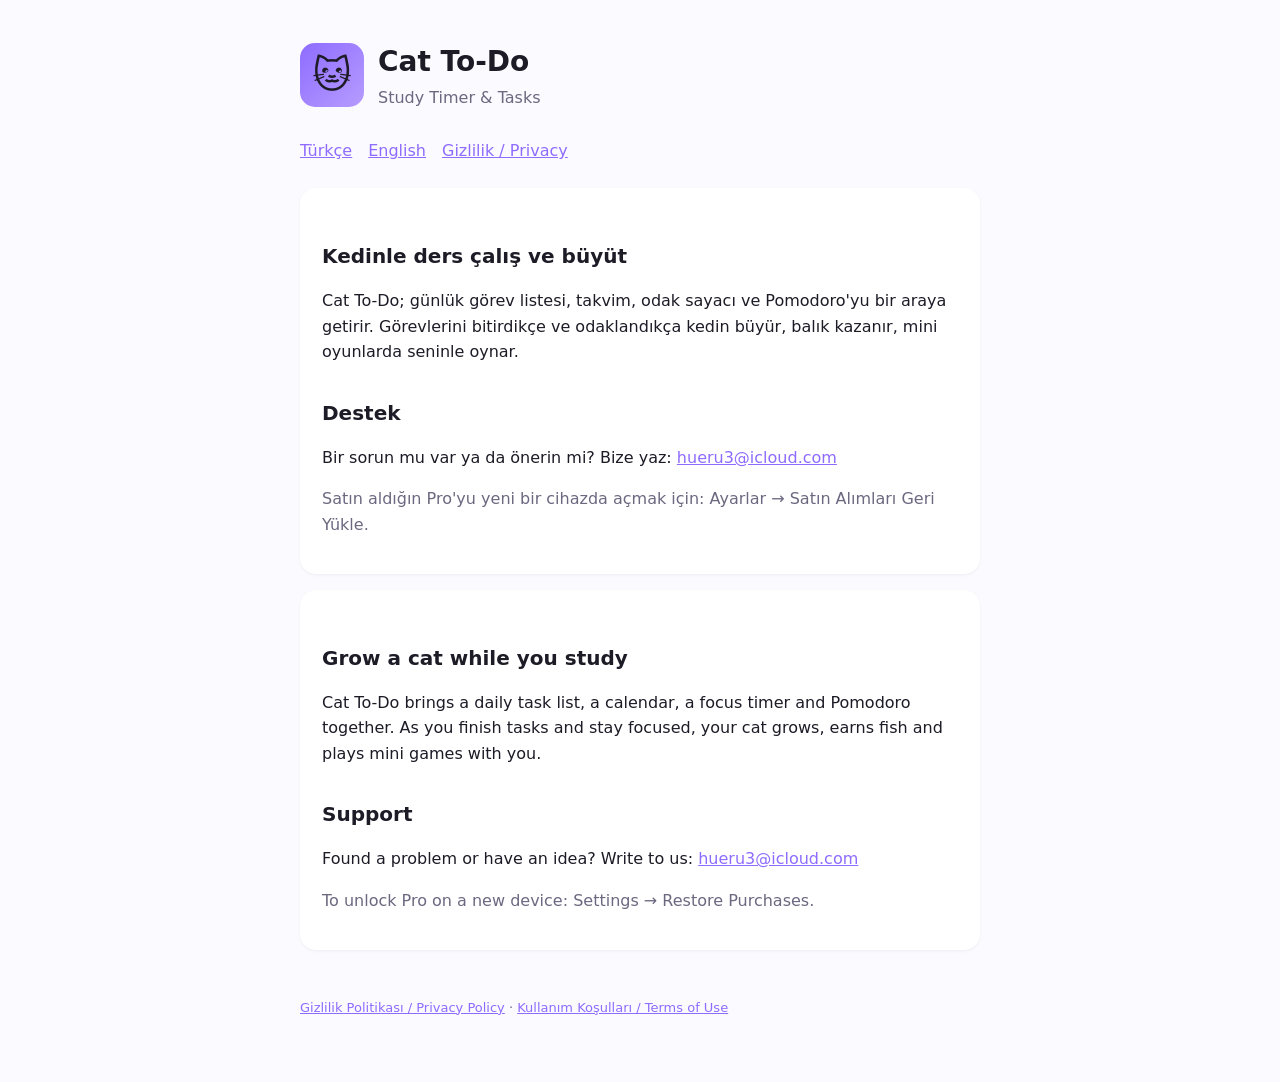
<file: index.html>
<!DOCTYPE html>
<html lang="tr">
<head>
<meta charset="utf-8">
<meta name="viewport" content="width=device-width, initial-scale=1">
<title>Cat To-Do: Study Timer & Tasks</title>
<meta name="description" content="Görevlerini bitir, kedin büyüsün. / Finish your tasks, grow your cat.">
<link rel="stylesheet" href="style.css">
</head>
<body>
<main>
<header>
  <div class="logo" aria-hidden="true">🐱</div>
  <div>
    <h1>Cat To-Do</h1>
    <div class="muted">Study Timer &amp; Tasks</div>
  </div>
</header>

<nav>
  <a href="#tr">Türkçe</a>
  <a href="#en">English</a>
  <a href="privacy.html">Gizlilik / Privacy</a>
</nav>

<section id="tr" class="card">
  <h2>Kedinle ders çalış ve büyüt</h2>
  <p>Cat To-Do; günlük görev listesi, takvim, odak sayacı ve Pomodoro'yu bir araya getirir. Görevlerini bitirdikçe ve odaklandıkça kedin büyür, balık kazanır, mini oyunlarda seninle oynar.</p>
  <h2>Destek</h2>
  <p>Bir sorun mu var ya da önerin mi? Bize yaz: <a href="mailto:hueru3@icloud.com">hueru3@icloud.com</a></p>
  <p class="muted">Satın aldığın Pro'yu yeni bir cihazda açmak için: Ayarlar → Satın Alımları Geri Yükle.</p>
</section>

<section id="en" class="card">
  <h2>Grow a cat while you study</h2>
  <p>Cat To-Do brings a daily task list, a calendar, a focus timer and Pomodoro together. As you finish tasks and stay focused, your cat grows, earns fish and plays mini games with you.</p>
  <h2>Support</h2>
  <p>Found a problem or have an idea? Write to us: <a href="mailto:hueru3@icloud.com">hueru3@icloud.com</a></p>
  <p class="muted">To unlock Pro on a new device: Settings → Restore Purchases.</p>
</section>

<footer class="muted">
  <a href="privacy.html">Gizlilik Politikası / Privacy Policy</a> ·
  <a href="https://www.apple.com/legal/internet-services/itunes/dev/stdeula/">Kullanım Koşulları / Terms of Use</a>
</footer>
</main>
</body>
</html>
</file>
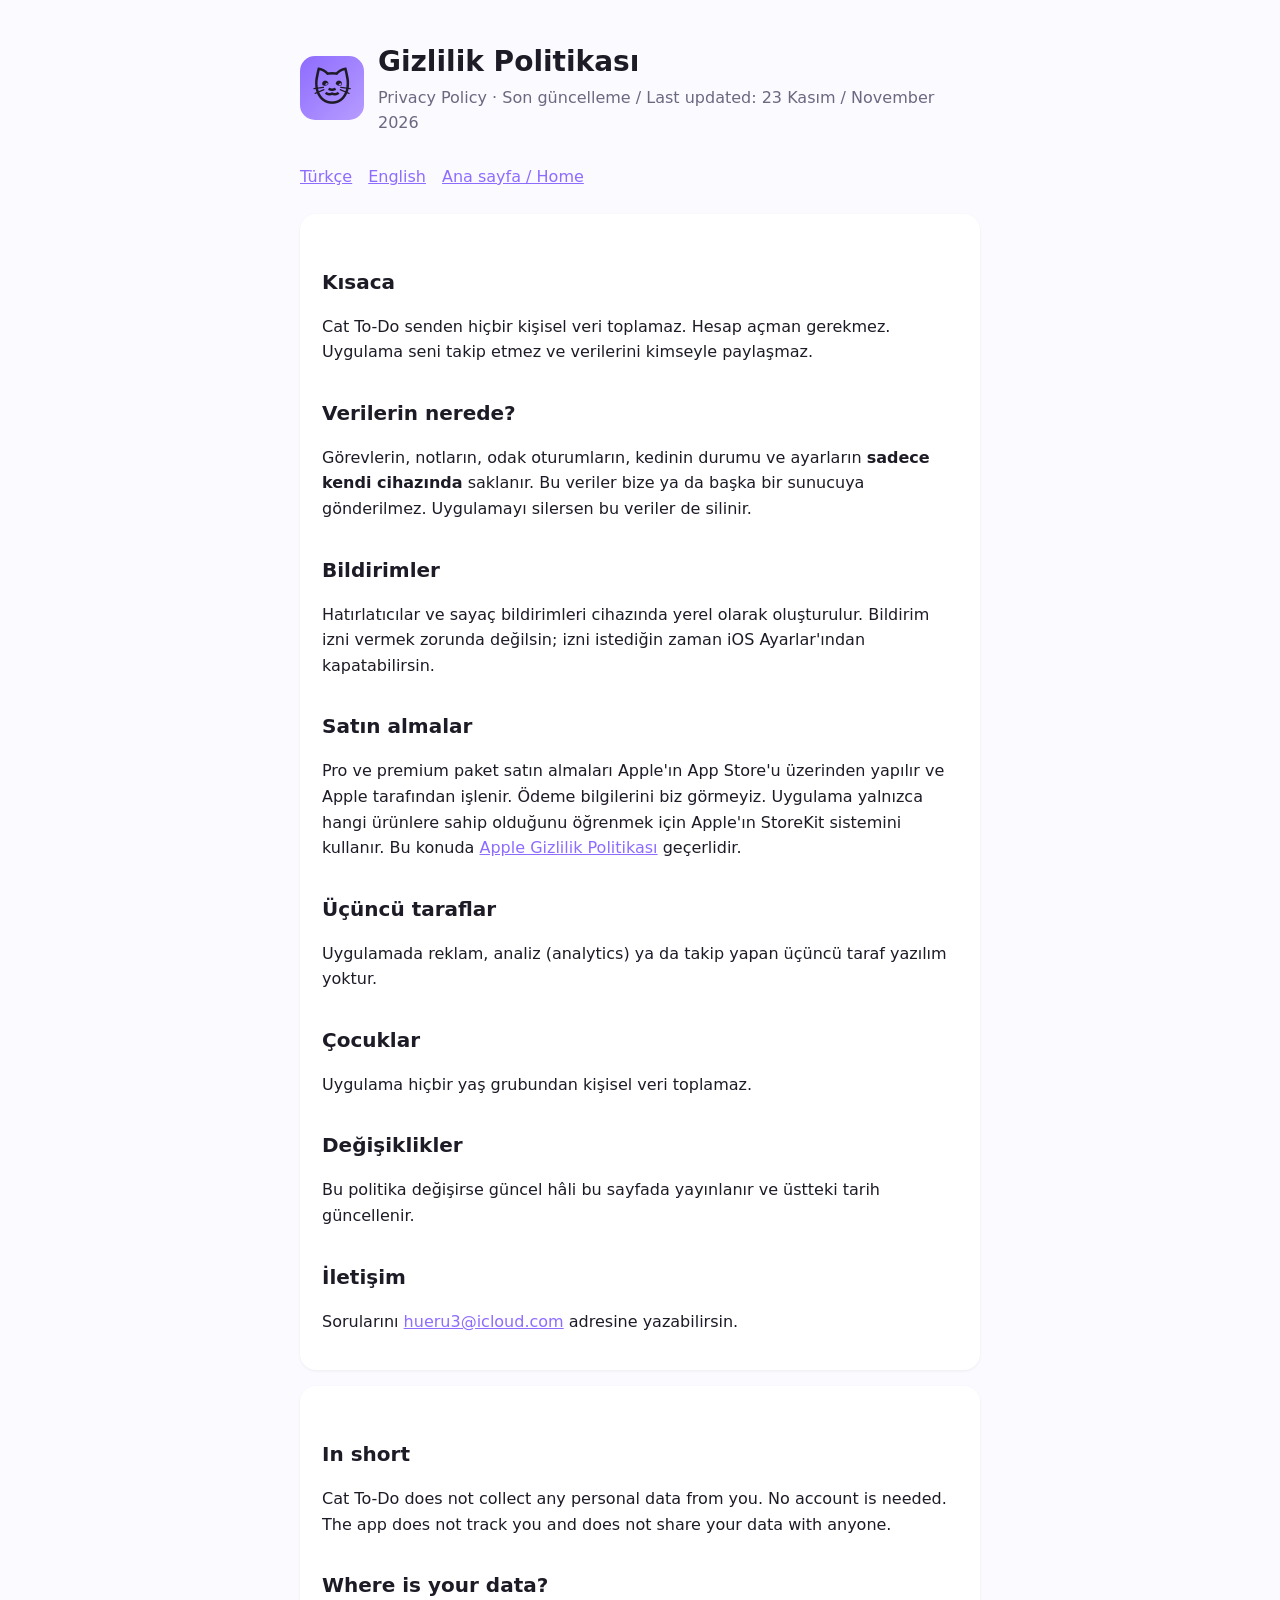
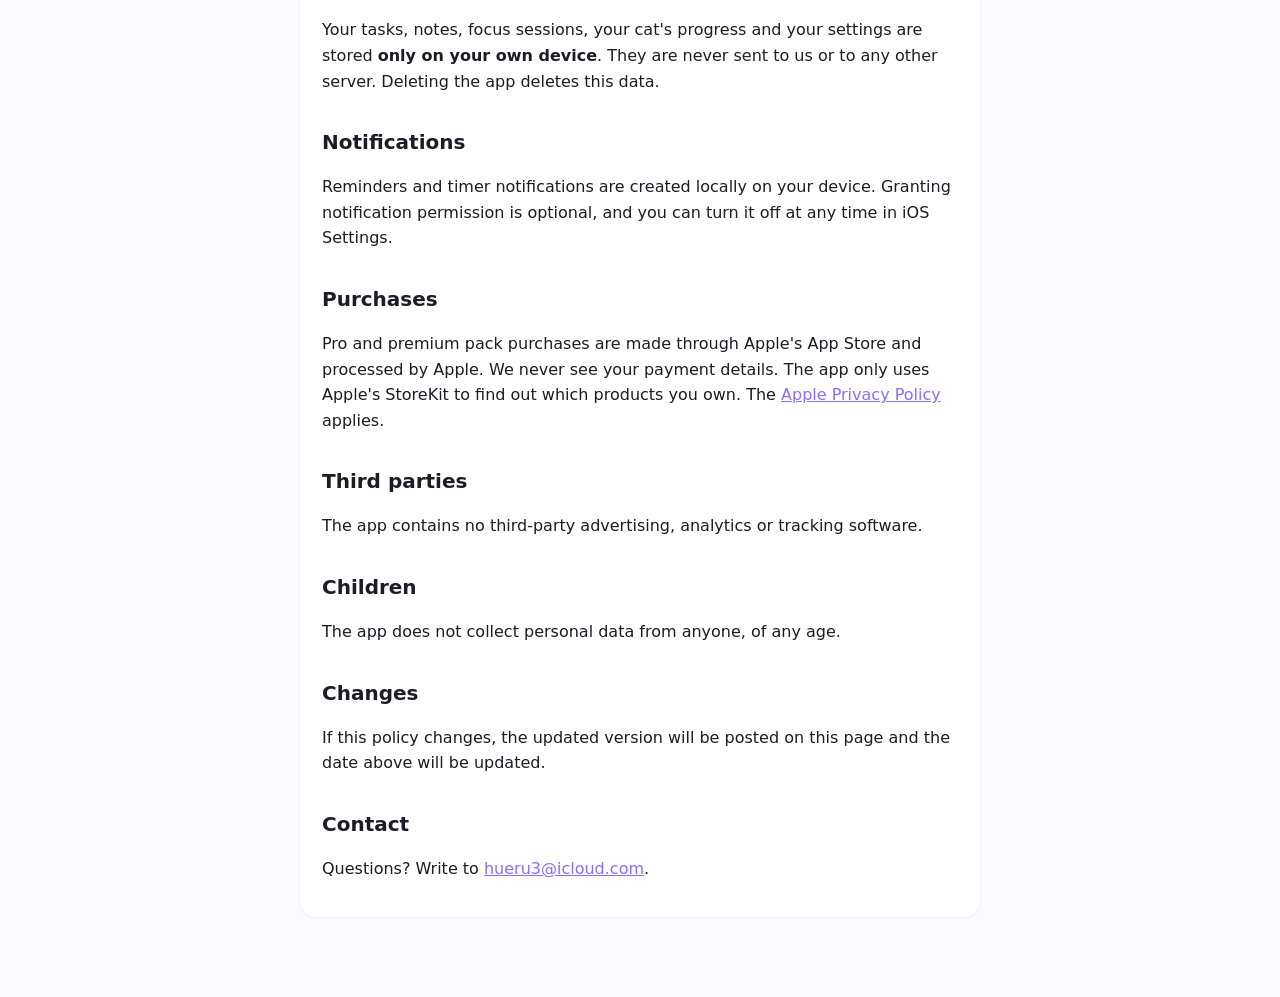
<file: privacy.html>
<!DOCTYPE html>
<html lang="tr">
<head>
<meta charset="utf-8">
<meta name="viewport" content="width=device-width, initial-scale=1">
<title>Cat To-Do – Gizlilik Politikası / Privacy Policy</title>
<link rel="stylesheet" href="style.css">
</head>
<body>
<main>
<header>
  <div class="logo" aria-hidden="true">🐱</div>
  <div>
    <h1>Gizlilik Politikası</h1>
    <div class="muted">Privacy Policy · Son güncelleme / Last updated: 23 Kasım / November 2026</div>
  </div>
</header>

<nav>
  <a href="#tr">Türkçe</a>
  <a href="#en">English</a>
  <a href="index.html">Ana sayfa / Home</a>
</nav>

<section id="tr" class="card">
  <h2>Kısaca</h2>
  <p>Cat To-Do senden hiçbir kişisel veri toplamaz. Hesap açman gerekmez. Uygulama seni takip etmez ve verilerini kimseyle paylaşmaz.</p>

  <h2>Verilerin nerede?</h2>
  <p>Görevlerin, notların, odak oturumların, kedinin durumu ve ayarların <strong>sadece kendi cihazında</strong> saklanır. Bu veriler bize ya da başka bir sunucuya gönderilmez. Uygulamayı silersen bu veriler de silinir.</p>

  <h2>Bildirimler</h2>
  <p>Hatırlatıcılar ve sayaç bildirimleri cihazında yerel olarak oluşturulur. Bildirim izni vermek zorunda değilsin; izni istediğin zaman iOS Ayarlar'ından kapatabilirsin.</p>

  <h2>Satın almalar</h2>
  <p>Pro ve premium paket satın almaları Apple'ın App Store'u üzerinden yapılır ve Apple tarafından işlenir. Ödeme bilgilerini biz görmeyiz. Uygulama yalnızca hangi ürünlere sahip olduğunu öğrenmek için Apple'ın StoreKit sistemini kullanır. Bu konuda <a href="https://www.apple.com/legal/privacy/">Apple Gizlilik Politikası</a> geçerlidir.</p>

  <h2>Üçüncü taraflar</h2>
  <p>Uygulamada reklam, analiz (analytics) ya da takip yapan üçüncü taraf yazılım yoktur.</p>

  <h2>Çocuklar</h2>
  <p>Uygulama hiçbir yaş grubundan kişisel veri toplamaz.</p>

  <h2>Değişiklikler</h2>
  <p>Bu politika değişirse güncel hâli bu sayfada yayınlanır ve üstteki tarih güncellenir.</p>

  <h2>İletişim</h2>
  <p>Sorularını <a href="mailto:hueru3@icloud.com">hueru3@icloud.com</a> adresine yazabilirsin.</p>
</section>

<section id="en" class="card">
  <h2>In short</h2>
  <p>Cat To-Do does not collect any personal data from you. No account is needed. The app does not track you and does not share your data with anyone.</p>

  <h2>Where is your data?</h2>
  <p>Your tasks, notes, focus sessions, your cat's progress and your settings are stored <strong>only on your own device</strong>. They are never sent to us or to any other server. Deleting the app deletes this data.</p>

  <h2>Notifications</h2>
  <p>Reminders and timer notifications are created locally on your device. Granting notification permission is optional, and you can turn it off at any time in iOS Settings.</p>

  <h2>Purchases</h2>
  <p>Pro and premium pack purchases are made through Apple's App Store and processed by Apple. We never see your payment details. The app only uses Apple's StoreKit to find out which products you own. The <a href="https://www.apple.com/legal/privacy/">Apple Privacy Policy</a> applies.</p>

  <h2>Third parties</h2>
  <p>The app contains no third-party advertising, analytics or tracking software.</p>

  <h2>Children</h2>
  <p>The app does not collect personal data from anyone, of any age.</p>

  <h2>Changes</h2>
  <p>If this policy changes, the updated version will be posted on this page and the date above will be updated.</p>

  <h2>Contact</h2>
  <p>Questions? Write to <a href="mailto:hueru3@icloud.com">hueru3@icloud.com</a>.</p>
</section>
</main>
</body>
</html>
</file>
<file: style.css>
:root{color-scheme:light dark;--accent:#8E6CFF;--bg:#fbfaff;--fg:#1d1b26;--muted:#6b6880;--card:#ffffff}
@media (prefers-color-scheme:dark){:root{--bg:#121118;--fg:#f2f0fa;--muted:#a4a0b8;--card:#1c1a24}}
*{box-sizing:border-box}
body{margin:0;font:16px/1.6 -apple-system,BlinkMacSystemFont,"SF Pro Text",system-ui,sans-serif;background:var(--bg);color:var(--fg)}
main{max-width:720px;margin:0 auto;padding:40px 20px 64px}
header{display:flex;align-items:center;gap:14px;margin-bottom:28px}
.logo{width:64px;height:64px;border-radius:15px;display:grid;place-items:center;font-size:38px;background:linear-gradient(135deg,#8E6CFF,#B79CFF)}
h1{font-size:28px;margin:0}
h2{font-size:20px;margin:32px 0 8px}
.muted{color:var(--muted)}
.card{background:var(--card);border-radius:16px;padding:20px 22px;margin:16px 0;box-shadow:0 1px 3px rgba(0,0,0,.06)}
a{color:var(--accent)}
nav{display:flex;gap:16px;flex-wrap:wrap;margin:8px 0 24px}
.lang{font-size:14px}
footer{margin-top:48px;font-size:13px}
</file>
